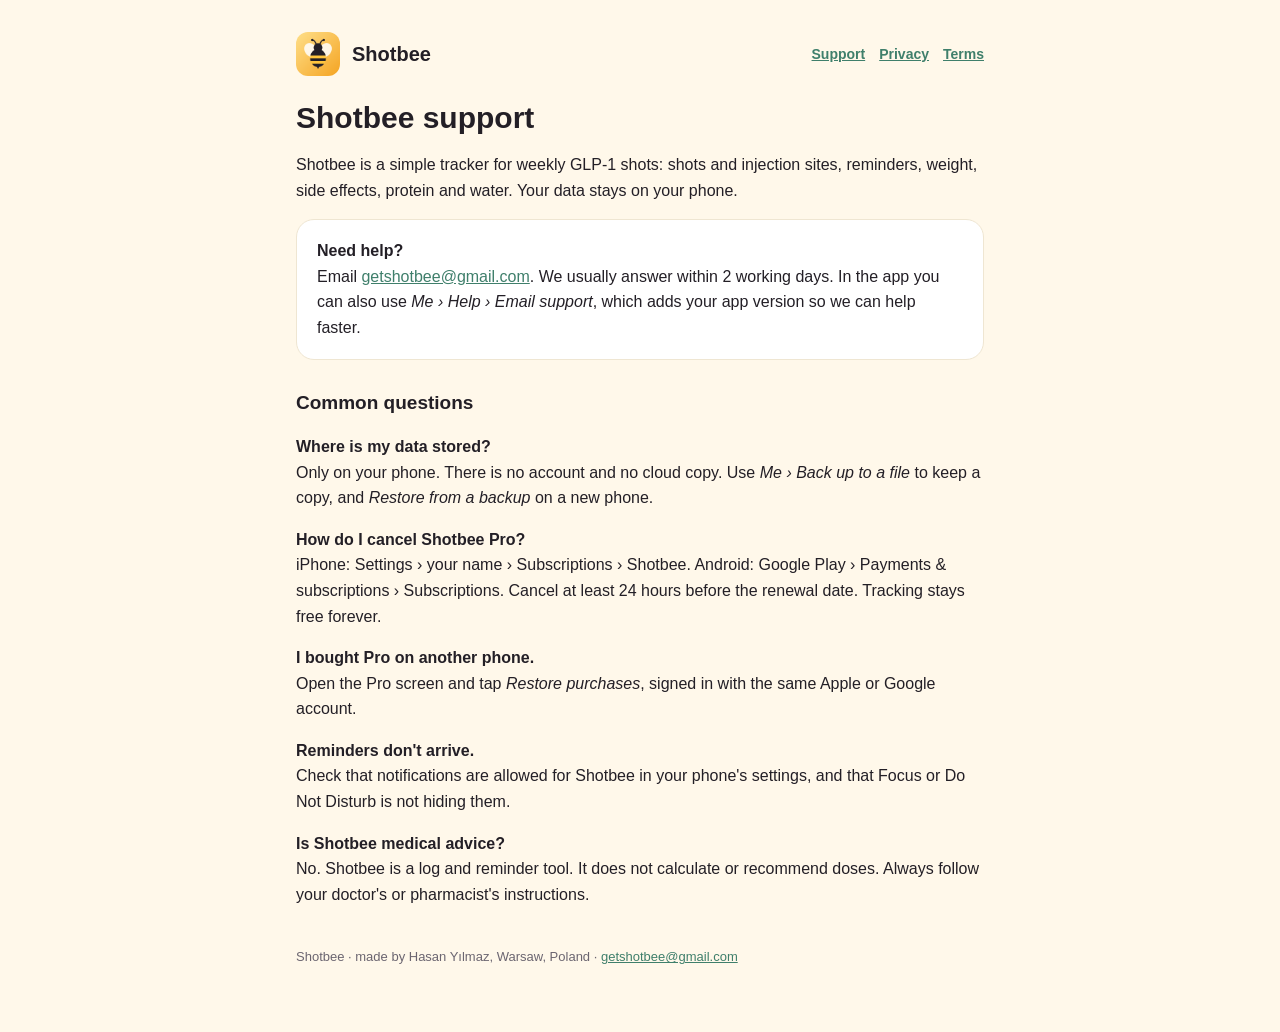
<file: index.html>
<!doctype html>
<html lang="en">
<head>
<meta charset="utf-8"><meta name="viewport" content="width=device-width,initial-scale=1">
<title>Shotbee Support</title>
<link rel="icon" href="icon.png"><link rel="stylesheet" href="style.css">
</head>
<body><main>
<header><a href="./"><img src="icon.png" alt=""></a><a class="brand" href="./">Shotbee</a><nav><a href="./">Support</a><a href="privacy.html">Privacy</a><a href="terms.html">Terms</a></nav></header>

<h1>Shotbee support</h1>
<p>Shotbee is a simple tracker for weekly GLP-1 shots: shots and injection sites, reminders, weight, side effects, protein and water. Your data stays on your phone.</p>

<div class="card"><strong>Need help?</strong><br>Email <a href="mailto:getshotbee@gmail.com">getshotbee@gmail.com</a>. We usually answer within 2 working days. In the app you can also use <em>Me › Help › Email support</em>, which adds your app version so we can help faster.</div>

<h2>Common questions</h2>
<p><strong>Where is my data stored?</strong><br>Only on your phone. There is no account and no cloud copy. Use <em>Me › Back up to a file</em> to keep a copy, and <em>Restore from a backup</em> on a new phone.</p>
<p><strong>How do I cancel Shotbee Pro?</strong><br>iPhone: Settings › your name › Subscriptions › Shotbee. Android: Google Play › Payments &amp; subscriptions › Subscriptions. Cancel at least 24 hours before the renewal date. Tracking stays free forever.</p>
<p><strong>I bought Pro on another phone.</strong><br>Open the Pro screen and tap <em>Restore purchases</em>, signed in with the same Apple or Google account.</p>
<p><strong>Reminders don't arrive.</strong><br>Check that notifications are allowed for Shotbee in your phone's settings, and that Focus or Do Not Disturb is not hiding them.</p>
<p><strong>Is Shotbee medical advice?</strong><br>No. Shotbee is a log and reminder tool. It does not calculate or recommend doses. Always follow your doctor's or pharmacist's instructions.</p>

<footer>Shotbee · made by Hasan Yılmaz, Warsaw, Poland · <a href="mailto:getshotbee@gmail.com">getshotbee@gmail.com</a></footer>
</main></body>
</html>
</file>
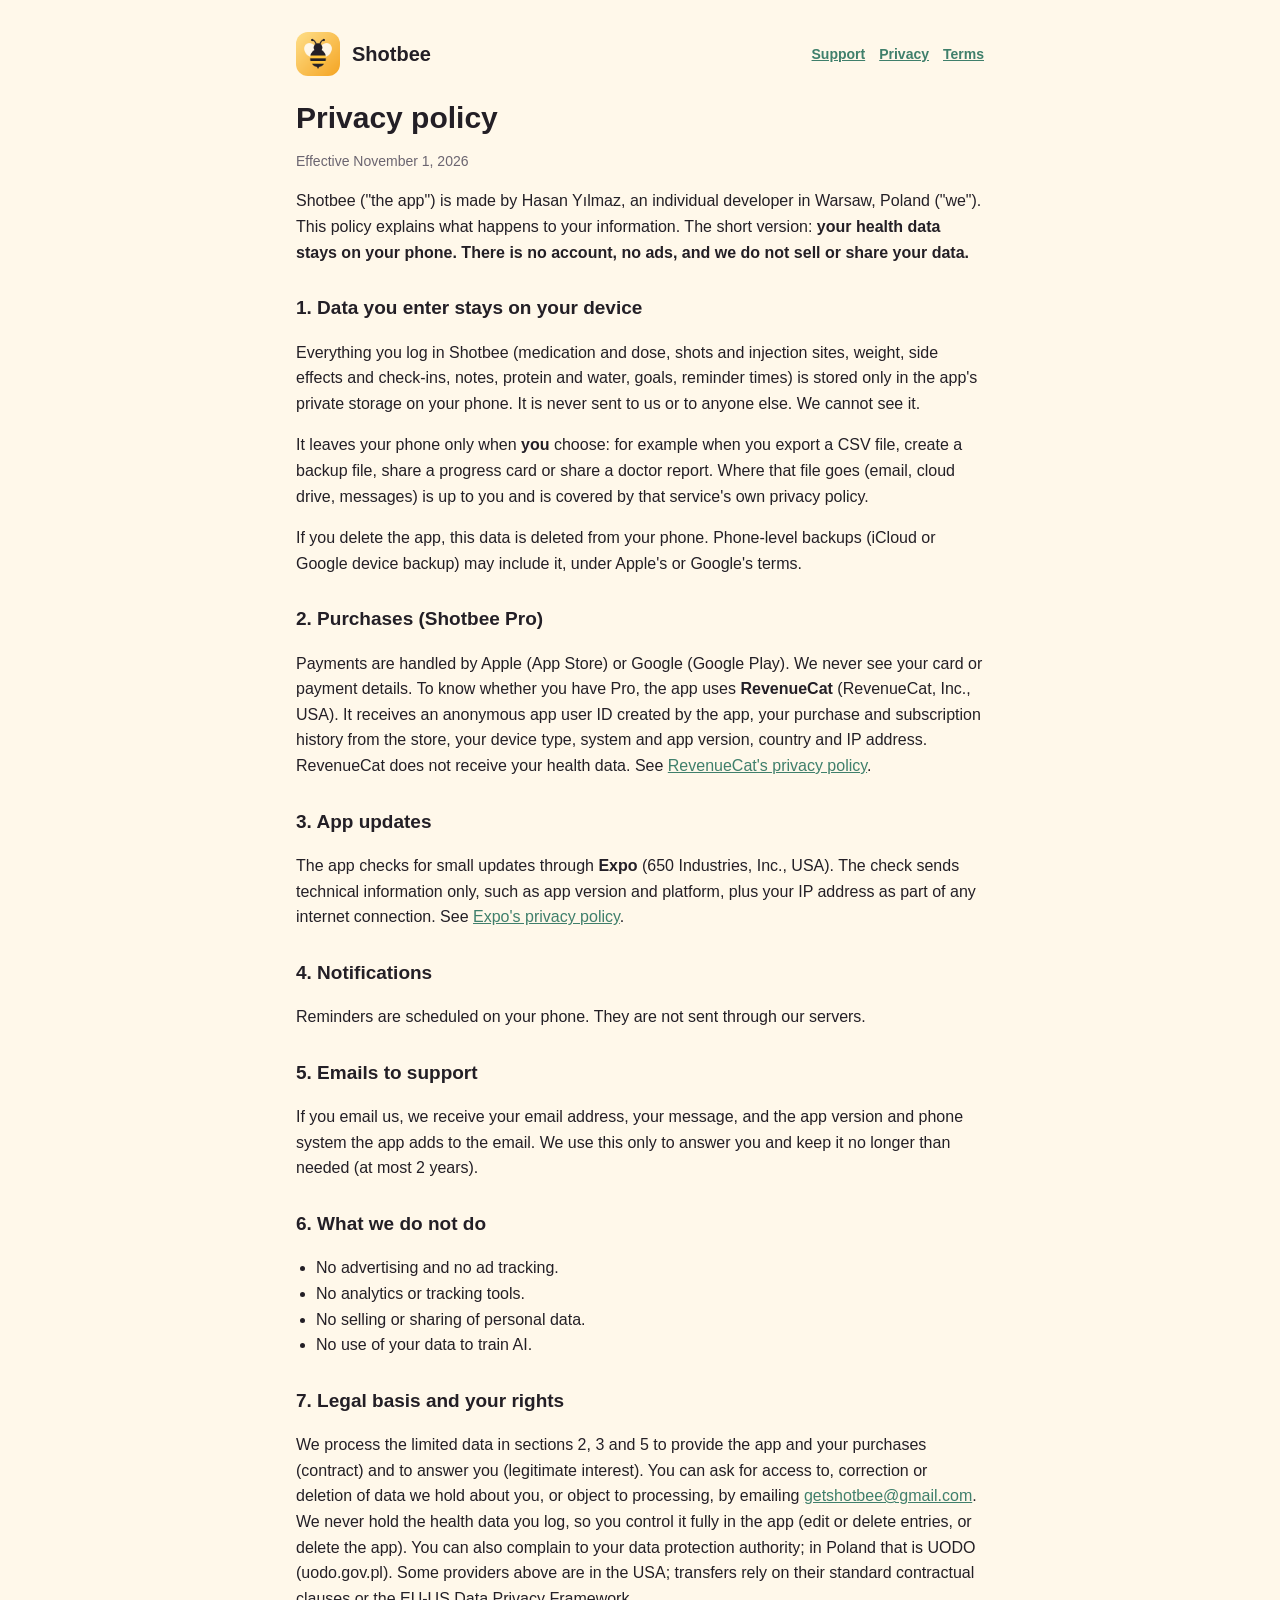
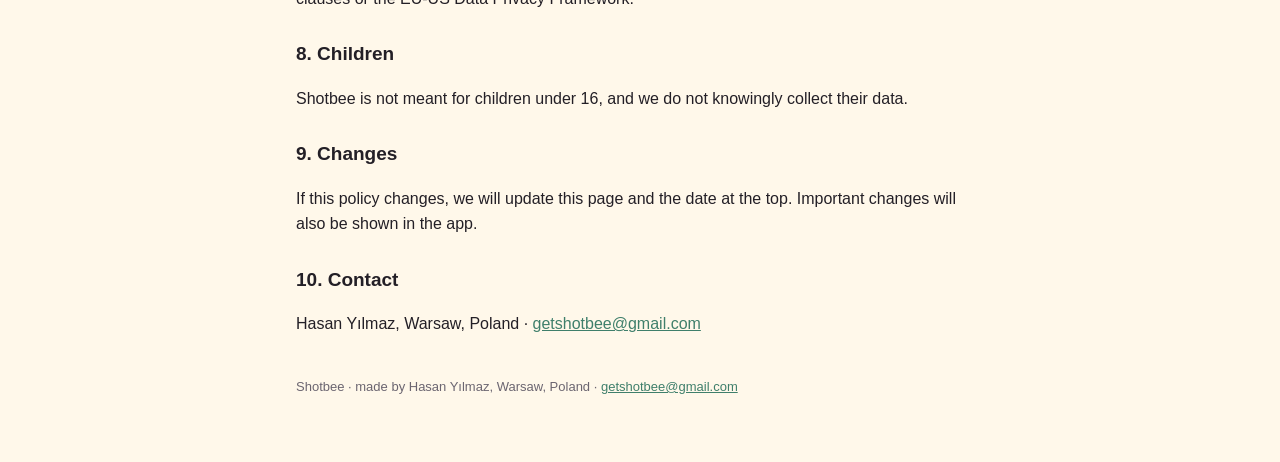
<file: privacy.html>
<!doctype html>
<html lang="en">
<head>
<meta charset="utf-8"><meta name="viewport" content="width=device-width,initial-scale=1">
<title>Shotbee Privacy Policy</title>
<link rel="icon" href="icon.png"><link rel="stylesheet" href="style.css">
</head>
<body><main>
<header><a href="./"><img src="icon.png" alt=""></a><a class="brand" href="./">Shotbee</a><nav><a href="./">Support</a><a href="privacy.html">Privacy</a><a href="terms.html">Terms</a></nav></header>

<h1>Privacy policy</h1>
<p class="muted">Effective November 1, 2026</p>
<p>Shotbee ("the app") is made by Hasan Yılmaz, an individual developer in Warsaw, Poland ("we"). This policy explains what happens to your information. The short version: <strong>your health data stays on your phone. There is no account, no ads, and we do not sell or share your data.</strong></p>

<h2>1. Data you enter stays on your device</h2>
<p>Everything you log in Shotbee (medication and dose, shots and injection sites, weight, side effects and check-ins, notes, protein and water, goals, reminder times) is stored only in the app's private storage on your phone. It is never sent to us or to anyone else. We cannot see it.</p>
<p>It leaves your phone only when <strong>you</strong> choose: for example when you export a CSV file, create a backup file, share a progress card or share a doctor report. Where that file goes (email, cloud drive, messages) is up to you and is covered by that service's own privacy policy.</p>
<p>If you delete the app, this data is deleted from your phone. Phone-level backups (iCloud or Google device backup) may include it, under Apple's or Google's terms.</p>

<h2>2. Purchases (Shotbee Pro)</h2>
<p>Payments are handled by Apple (App Store) or Google (Google Play). We never see your card or payment details. To know whether you have Pro, the app uses <strong>RevenueCat</strong> (RevenueCat, Inc., USA). It receives an anonymous app user ID created by the app, your purchase and subscription history from the store, your device type, system and app version, country and IP address. RevenueCat does not receive your health data. See <a href="https://www.revenuecat.com/privacy">RevenueCat's privacy policy</a>.</p>

<h2>3. App updates</h2>
<p>The app checks for small updates through <strong>Expo</strong> (650 Industries, Inc., USA). The check sends technical information only, such as app version and platform, plus your IP address as part of any internet connection. See <a href="https://expo.dev/privacy">Expo's privacy policy</a>.</p>

<h2>4. Notifications</h2>
<p>Reminders are scheduled on your phone. They are not sent through our servers.</p>

<h2>5. Emails to support</h2>
<p>If you email us, we receive your email address, your message, and the app version and phone system the app adds to the email. We use this only to answer you and keep it no longer than needed (at most 2 years).</p>

<h2>6. What we do not do</h2>
<ul>
<li>No advertising and no ad tracking.</li>
<li>No analytics or tracking tools.</li>
<li>No selling or sharing of personal data.</li>
<li>No use of your data to train AI.</li>
</ul>

<h2>7. Legal basis and your rights</h2>
<p>We process the limited data in sections 2, 3 and 5 to provide the app and your purchases (contract) and to answer you (legitimate interest). You can ask for access to, correction or deletion of data we hold about you, or object to processing, by emailing <a href="mailto:getshotbee@gmail.com">getshotbee@gmail.com</a>. We never hold the health data you log, so you control it fully in the app (edit or delete entries, or delete the app). You can also complain to your data protection authority; in Poland that is UODO (uodo.gov.pl). Some providers above are in the USA; transfers rely on their standard contractual clauses or the EU-US Data Privacy Framework.</p>

<h2>8. Children</h2>
<p>Shotbee is not meant for children under 16, and we do not knowingly collect their data.</p>

<h2>9. Changes</h2>
<p>If this policy changes, we will update this page and the date at the top. Important changes will also be shown in the app.</p>

<h2>10. Contact</h2>
<p>Hasan Yılmaz, Warsaw, Poland · <a href="mailto:getshotbee@gmail.com">getshotbee@gmail.com</a></p>

<footer>Shotbee · made by Hasan Yılmaz, Warsaw, Poland · <a href="mailto:getshotbee@gmail.com">getshotbee@gmail.com</a></footer>
</main></body>
</html>
</file>
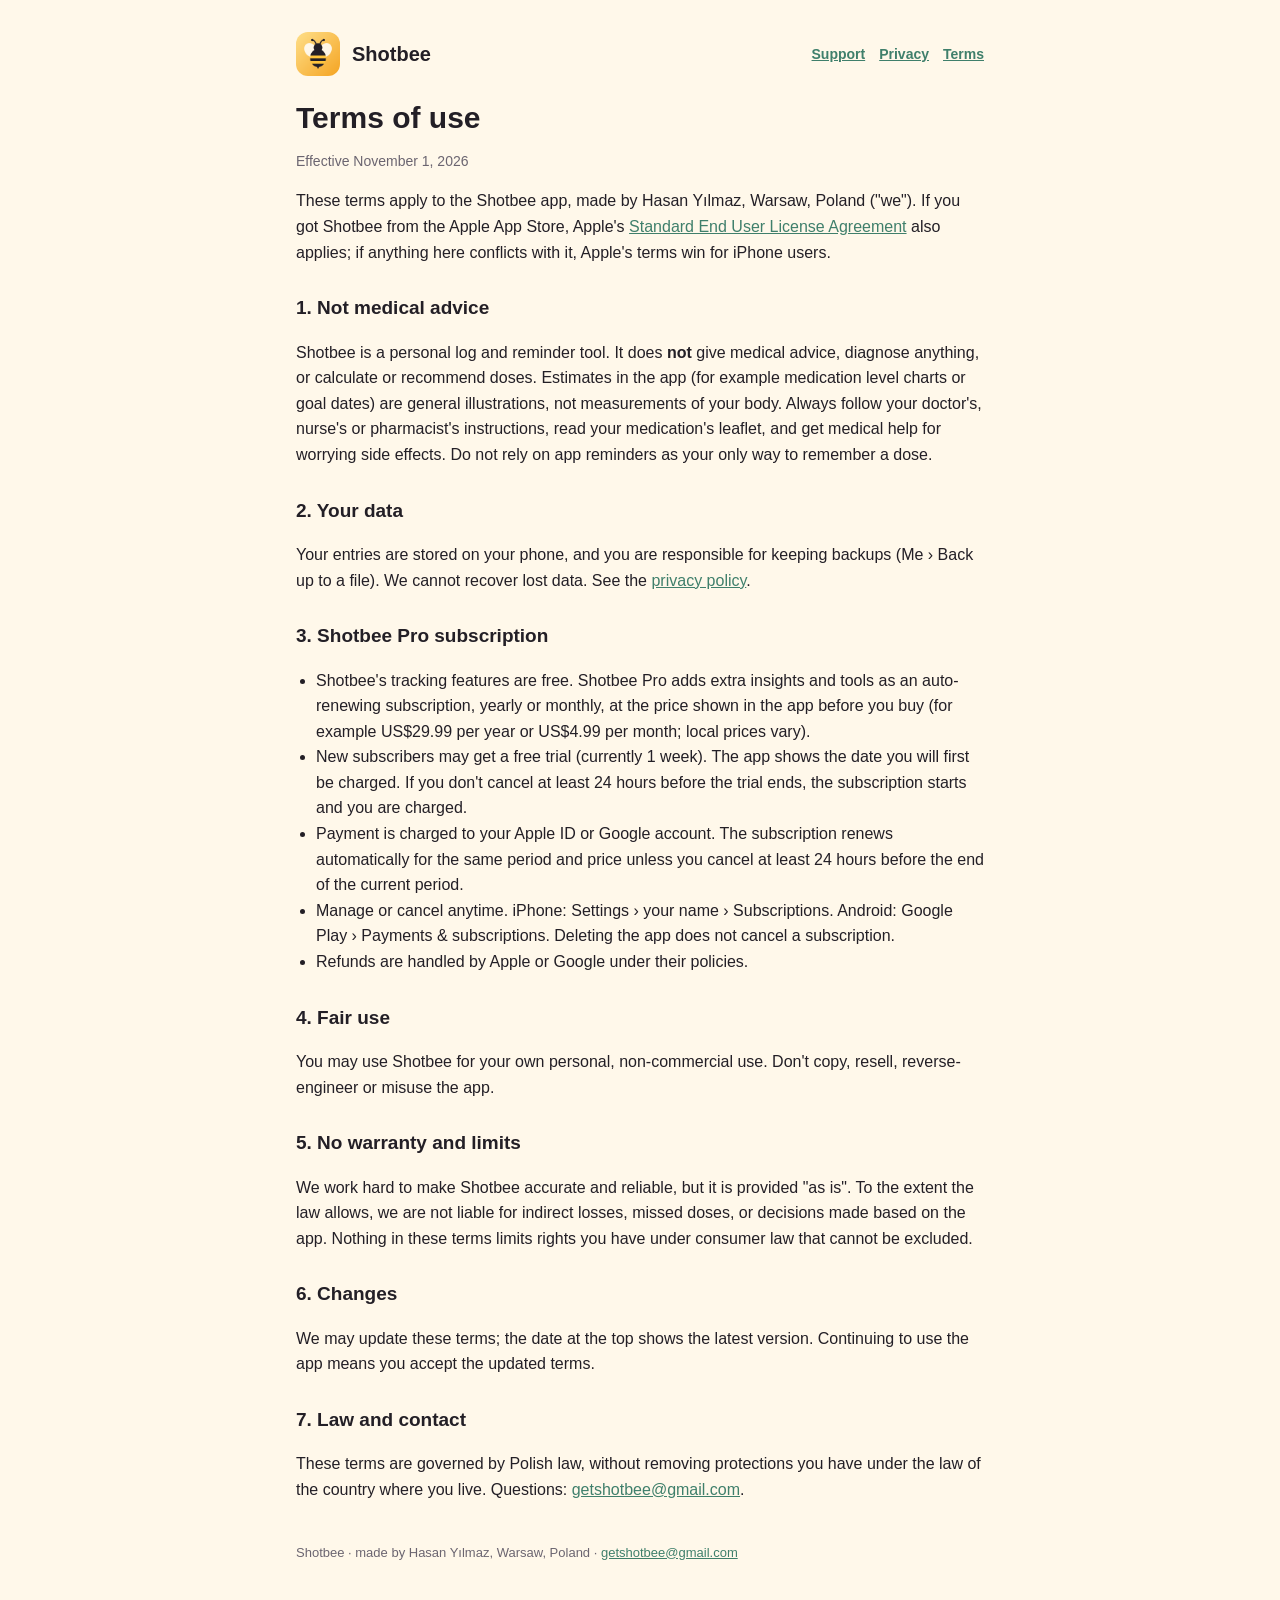
<file: terms.html>
<!doctype html>
<html lang="en">
<head>
<meta charset="utf-8"><meta name="viewport" content="width=device-width,initial-scale=1">
<title>Shotbee Terms of Use</title>
<link rel="icon" href="icon.png"><link rel="stylesheet" href="style.css">
</head>
<body><main>
<header><a href="./"><img src="icon.png" alt=""></a><a class="brand" href="./">Shotbee</a><nav><a href="./">Support</a><a href="privacy.html">Privacy</a><a href="terms.html">Terms</a></nav></header>

<h1>Terms of use</h1>
<p class="muted">Effective November 1, 2026</p>
<p>These terms apply to the Shotbee app, made by Hasan Yılmaz, Warsaw, Poland ("we"). If you got Shotbee from the Apple App Store, Apple's <a href="https://www.apple.com/legal/internet-services/itunes/dev/stdeula/">Standard End User License Agreement</a> also applies; if anything here conflicts with it, Apple's terms win for iPhone users.</p>

<h2>1. Not medical advice</h2>
<p>Shotbee is a personal log and reminder tool. It does <strong>not</strong> give medical advice, diagnose anything, or calculate or recommend doses. Estimates in the app (for example medication level charts or goal dates) are general illustrations, not measurements of your body. Always follow your doctor's, nurse's or pharmacist's instructions, read your medication's leaflet, and get medical help for worrying side effects. Do not rely on app reminders as your only way to remember a dose.</p>

<h2>2. Your data</h2>
<p>Your entries are stored on your phone, and you are responsible for keeping backups (Me › Back up to a file). We cannot recover lost data. See the <a href="privacy.html">privacy policy</a>.</p>

<h2>3. Shotbee Pro subscription</h2>
<ul>
<li>Shotbee's tracking features are free. Shotbee Pro adds extra insights and tools as an auto-renewing subscription, yearly or monthly, at the price shown in the app before you buy (for example US$29.99 per year or US$4.99 per month; local prices vary).</li>
<li>New subscribers may get a free trial (currently 1 week). The app shows the date you will first be charged. If you don't cancel at least 24 hours before the trial ends, the subscription starts and you are charged.</li>
<li>Payment is charged to your Apple ID or Google account. The subscription renews automatically for the same period and price unless you cancel at least 24 hours before the end of the current period.</li>
<li>Manage or cancel anytime. iPhone: Settings › your name › Subscriptions. Android: Google Play › Payments &amp; subscriptions. Deleting the app does not cancel a subscription.</li>
<li>Refunds are handled by Apple or Google under their policies.</li>
</ul>

<h2>4. Fair use</h2>
<p>You may use Shotbee for your own personal, non-commercial use. Don't copy, resell, reverse-engineer or misuse the app.</p>

<h2>5. No warranty and limits</h2>
<p>We work hard to make Shotbee accurate and reliable, but it is provided "as is". To the extent the law allows, we are not liable for indirect losses, missed doses, or decisions made based on the app. Nothing in these terms limits rights you have under consumer law that cannot be excluded.</p>

<h2>6. Changes</h2>
<p>We may update these terms; the date at the top shows the latest version. Continuing to use the app means you accept the updated terms.</p>

<h2>7. Law and contact</h2>
<p>These terms are governed by Polish law, without removing protections you have under the law of the country where you live. Questions: <a href="mailto:getshotbee@gmail.com">getshotbee@gmail.com</a>.</p>

<footer>Shotbee · made by Hasan Yılmaz, Warsaw, Poland · <a href="mailto:getshotbee@gmail.com">getshotbee@gmail.com</a></footer>
</main></body>
</html>
</file>
<file: style.css>
:root{--bg:#FFF8EA;--card:#fff;--ink:#231F26;--muted:#6B6570;--honey:#FFC53D;--sage:#3F7F6B;--line:#EFE6D2}
*{box-sizing:border-box}
body{margin:0;background:var(--bg);color:var(--ink);font:16px/1.6 -apple-system,BlinkMacSystemFont,"Segoe UI",Roboto,Helvetica,Arial,sans-serif}
main{max-width:720px;margin:0 auto;padding:32px 16px 64px}
header{display:flex;align-items:center;gap:12px;margin-bottom:24px;flex-wrap:wrap}
header img{width:44px;height:44px;border-radius:12px;display:block}
.brand{color:var(--ink);text-decoration:none;font-weight:800;font-size:20px}
nav{margin-left:auto;display:flex;gap:14px}
nav a{color:var(--sage);font-weight:600;font-size:14px}
h1{font-size:30px;line-height:1.2;margin:8px 0 4px}
h2{font-size:19px;margin:28px 0 6px}
.muted{color:var(--muted);font-size:14px}
.card{background:var(--card);border:1px solid var(--line);border-radius:18px;padding:18px 20px;margin:16px 0}
a{color:var(--sage)}
ul{padding-left:20px}
footer{margin-top:40px;font-size:13px;color:var(--muted)}
</file>
